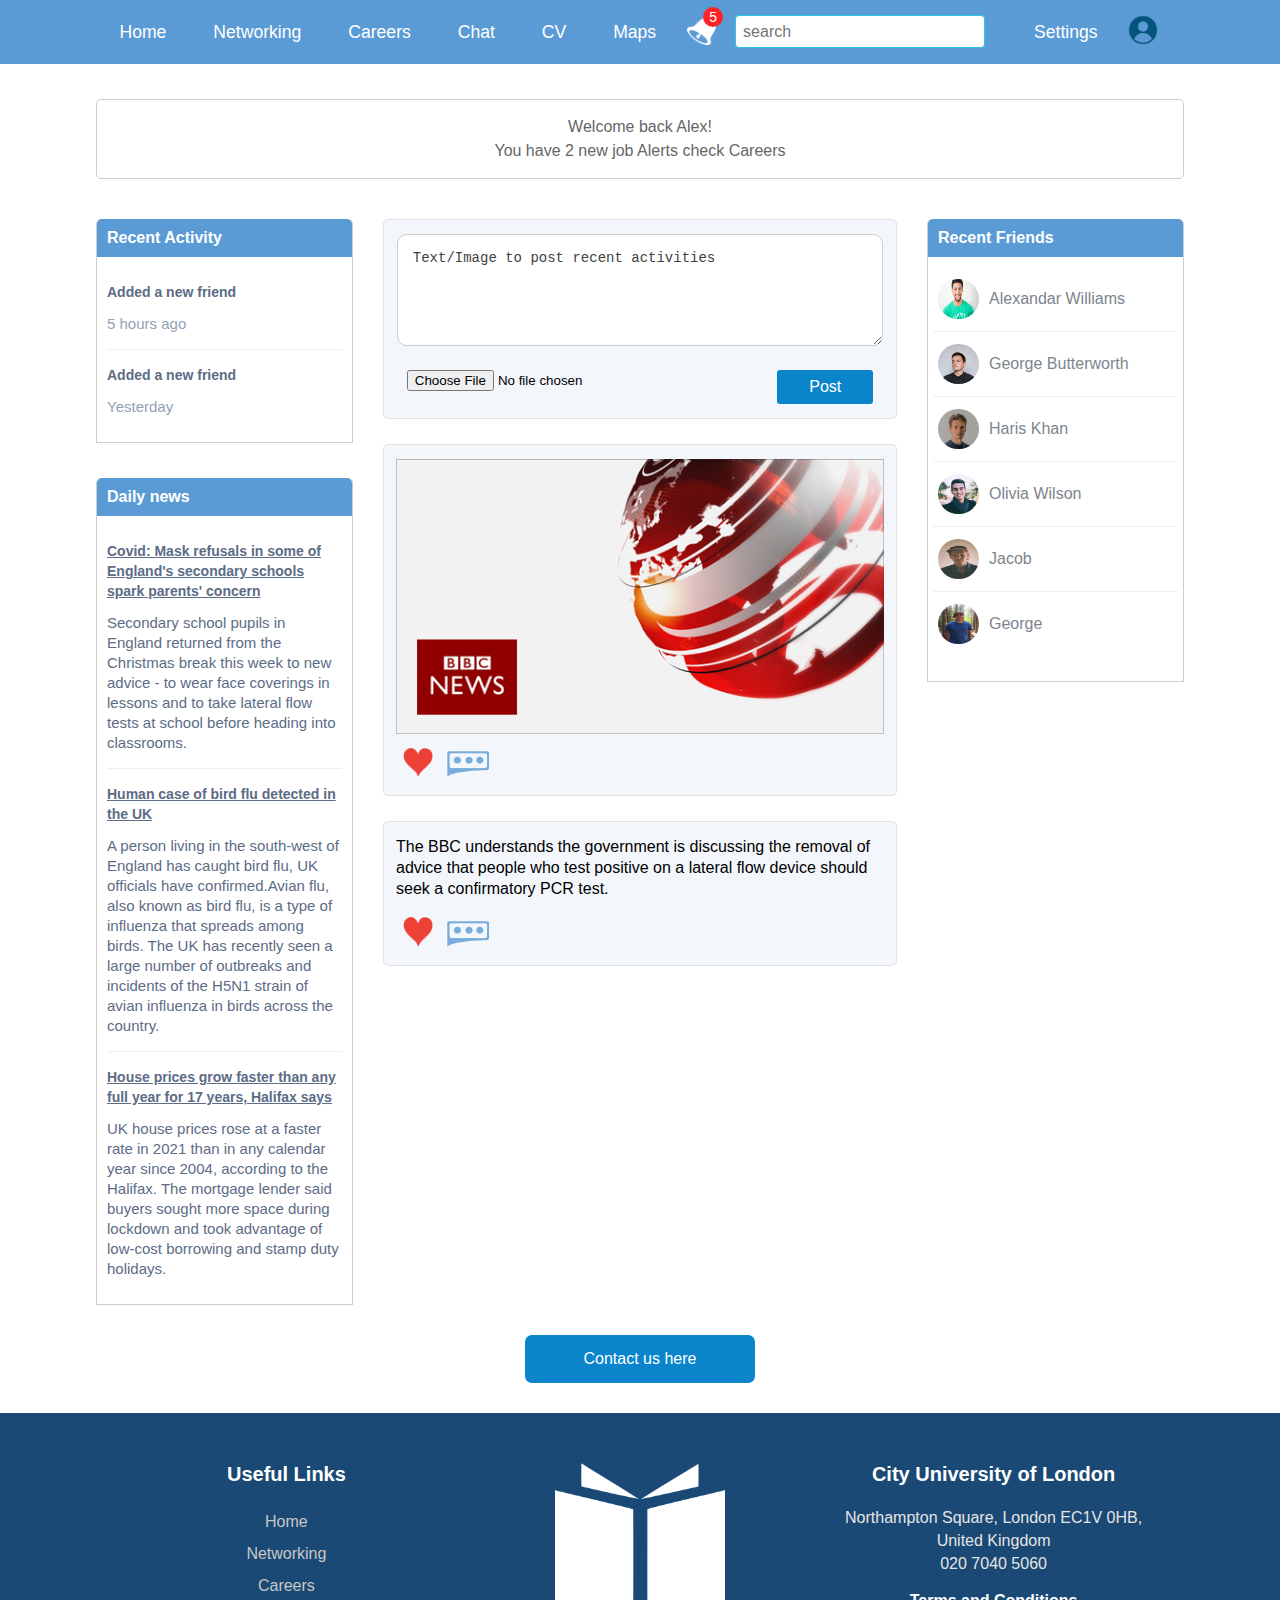
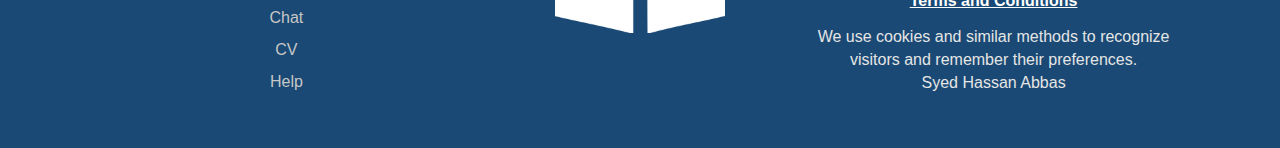
<file: index.html>
<!DOCTYPE html>
<html lang="en">
  <head>
    <meta charset="UTF-8" />
    <meta http-equiv="X-UA-Compatible" content="IE=edge" />
    <meta name="viewport" content="width=device-width, initial-scale=1.0" />
    <title>Home</title>
    <link rel="stylesheet" href="style.css" />
  </head>

  <body>
    <!-- HEADER AREA  -->
    <header>
      <!-- NAV AREA  -->
      <nav>
        <ul class="site-width top-nav">
          <li><a href="index.html">Home</a></li>
          <li><a href="networking.html">Networking</a></li>
          <li><a href="career.html">Careers</a></li>
          <li><a href="chat.html">Chat</a></li>
          <li><a href="cv.html">CV</a></li>
          <li><a href="maps.html">Maps</a></li>
          <li>
            <div class="header-top-right">
              <div class="notification">
                <img src="images/Bell_Icon_ffffff.png" alt="" />
                <span>5</span>
              </div>
              <form action="#">
                <input
                  type="search"
                  name="Search"
                  id="search"
                  placeholder="search"
                />
              </form>

            </div>
          </li>
          <li><a href="settings.html">settings</a></li>
          <a href="profile.html"><img src="images/user.png" alt="profile" class="profile wi-3" /></a>
        </ul>
      </nav>
    </header>
    <!-- WELCOME TEXT AREA  -->
    <section class="site-width">
      <p class="welcome-text">
        Welcome back Alex! <br/>
        You have 2 new job Alerts check Careers
      </p>
    </section>

    <!-- HOME PAGE CONTENT AREA  -->
    <section class="site-width">
      <div class="homepage-content">
        <!-- CONTENT LEFT AREA  -->
        <div class="home-content-left">
          <div class="recent">
            <h4 class="recent-activity">Recent Activity</h4>
            <div class="activity-single">
              <h5 class="activity-title">Added a new friend</h5>
              <span>5 hours ago</span>
            </div>
            <div class="activity-single">
              <h5 class="activity-title">Added a new friend</h5>
              <span>Yesterday</span>
            </div>
          </div>
          <div class="daily-news">
            <h4 class="daily-news-activity">Daily news</h4>
            <a href="#" class="daily-news-single">
              <h5 class="daily-news-title">
                Covid: Mask refusals in some of England's secondary schools
                spark parents' concern
              </h5>
              <p class="daily-news-description">
                Secondary school pupils in England returned from the Christmas
                break this week to new advice - to wear face coverings in
                lessons and to take lateral flow tests at school before heading
                into classrooms.
              </p>
            </a>
            <a href="#" class="daily-news-single">
              <h5 class="daily-news-title">
                Human case of bird flu detected in the UK
              </h5>
              <p class="daily-news-description">
                A person living in the south-west of England has caught bird
                flu, UK officials have confirmed.Avian flu, also known as bird
                flu, is a type of influenza that spreads among birds. The UK has
                recently seen a large number of outbreaks and incidents of the
                H5N1 strain of avian influenza in birds across the country.
              </p>
            </a>
            <a href="#" class="daily-news-single">
              <h5 class="daily-news-title">
                House prices grow faster than any full year for 17 years,
                Halifax says
              </h5>
              <p class="daily-news-description">
                UK house prices rose at a faster rate in 2021 than in any
                calendar year since 2004, according to the Halifax. The mortgage
                lender said buyers sought more space during lockdown and took
                advantage of low-cost borrowing and stamp duty holidays.
              </p>
            </a>
          </div>
        </div>
        <!-- CONTENT MIDDLE AREA  -->
        <div class="home-content-middle">
          <div class="form-area">
            <form action="#" class="post-form">
              <textarea name="" id="" cols="75" rows="5">Text/Image to post recent activities</textarea>
              <div class="input">
                <input type="file" name="file" id="file" class="file" />
                <button type="submit" class="btn-primary post-btn">Post</button>
              </div>
            </form>
          </div>
          <div class="user-posts">
            <div class="single-post">
              <img src="images/bbc.jpg" alt="" class="post-img" />
              <img src="images/heart.png" alt="" class="love" />
              <img src="images/message.png" alt="" class="message" />
            </div>
            <div class="single-post">
              <p class="post-text">
                The BBC understands the government is discussing the removal of
                advice that people who test positive on a lateral flow device
                should seek a confirmatory PCR test.
              </p>
              <img src="images/heart.png" alt="" class="love" />
              <img src="images/message.png" alt="" class="message" />
            </div>
          </div>
        </div>
        <!-- CONTENT RIGHT AREA  -->
        <div class="home-content-right">
          <div class="recent">
            <h4 class="recent-friends">Recent Friends</h4>
            <div class="friend">
              <img src="images/avatar.jpg" alt="" class="friend-avatar" />
              <p class="friend-name">Alexandar Williams</p>
            </div>
            <div class="friend">
              <img src="images/avatar1.jpeg" alt="" class="friend-avatar" />
              <p class="friend-name">George Butterworth</p>
            </div>
            <div class="friend">
              <img src="images/avatar2.jpeg" alt="" class="friend-avatar" />
              <p class="friend-name">Haris Khan</p>
            </div>
            <div class="friend">
              <img src="images/avatar3.jpeg" alt="" class="friend-avatar" />
              <p class="friend-name">Olivia Wilson</p>
            </div>
            <div class="friend">
              <img src="images/avatar6.jpeg" alt="" class="friend-avatar" />
              <p class="friend-name">Jacob</p>
            </div>
            <div class="friend">
              <img src="images/avatar5.jpeg" alt="" class="friend-avatar" />
              <p class="friend-name">George</p>
            </div>
          </div>
        </div>
      </div>
    </section>
    <!-- CONTACT BUTTON AREA -->
    <section class="contact-us-area">
      <a href="contact.html" class="contact-btn">Contact us here</a>
    </section>
    <!-- FOOTER AREA  -->
    <footer>
      <div class="site-width footer">
        <div class="footer-widget1">
          <h3>Useful Links</h3>
          <ul class="useful-links">
            <li><a href="index.html">Home</a></li>
            <li><a href="networking.html">Networking</a></li>
            <li><a href="career.html">Careers</a></li>
            <li><a href="chat.html">Chat</a></li>
            <li><a href="#">CV</a></li>
            <li><a href="#">Help</a></li>
          </ul>
        </div>
        <div class="footer-widget2">
          <img src="images/Reading Book_ffffff.png" alt="" class="logo" />
        </div>
        <div class="footer-widget3">
          <h3>City University of London</h3>
          <p>
            Northampton Square, London EC1V 0HB, <br />
            United Kingdom <br />
            020 7040 5060
          </p>
          <h4>Terms and Conditions</h4>
          <p>
            We use cookies and similar methods to recognize <br />
            visitors and remember their preferences.
          </p>
          <p> Syed Hassan Abbas</p>
        </div>
      </div>
    </footer>
  </body>
</html>
</file>
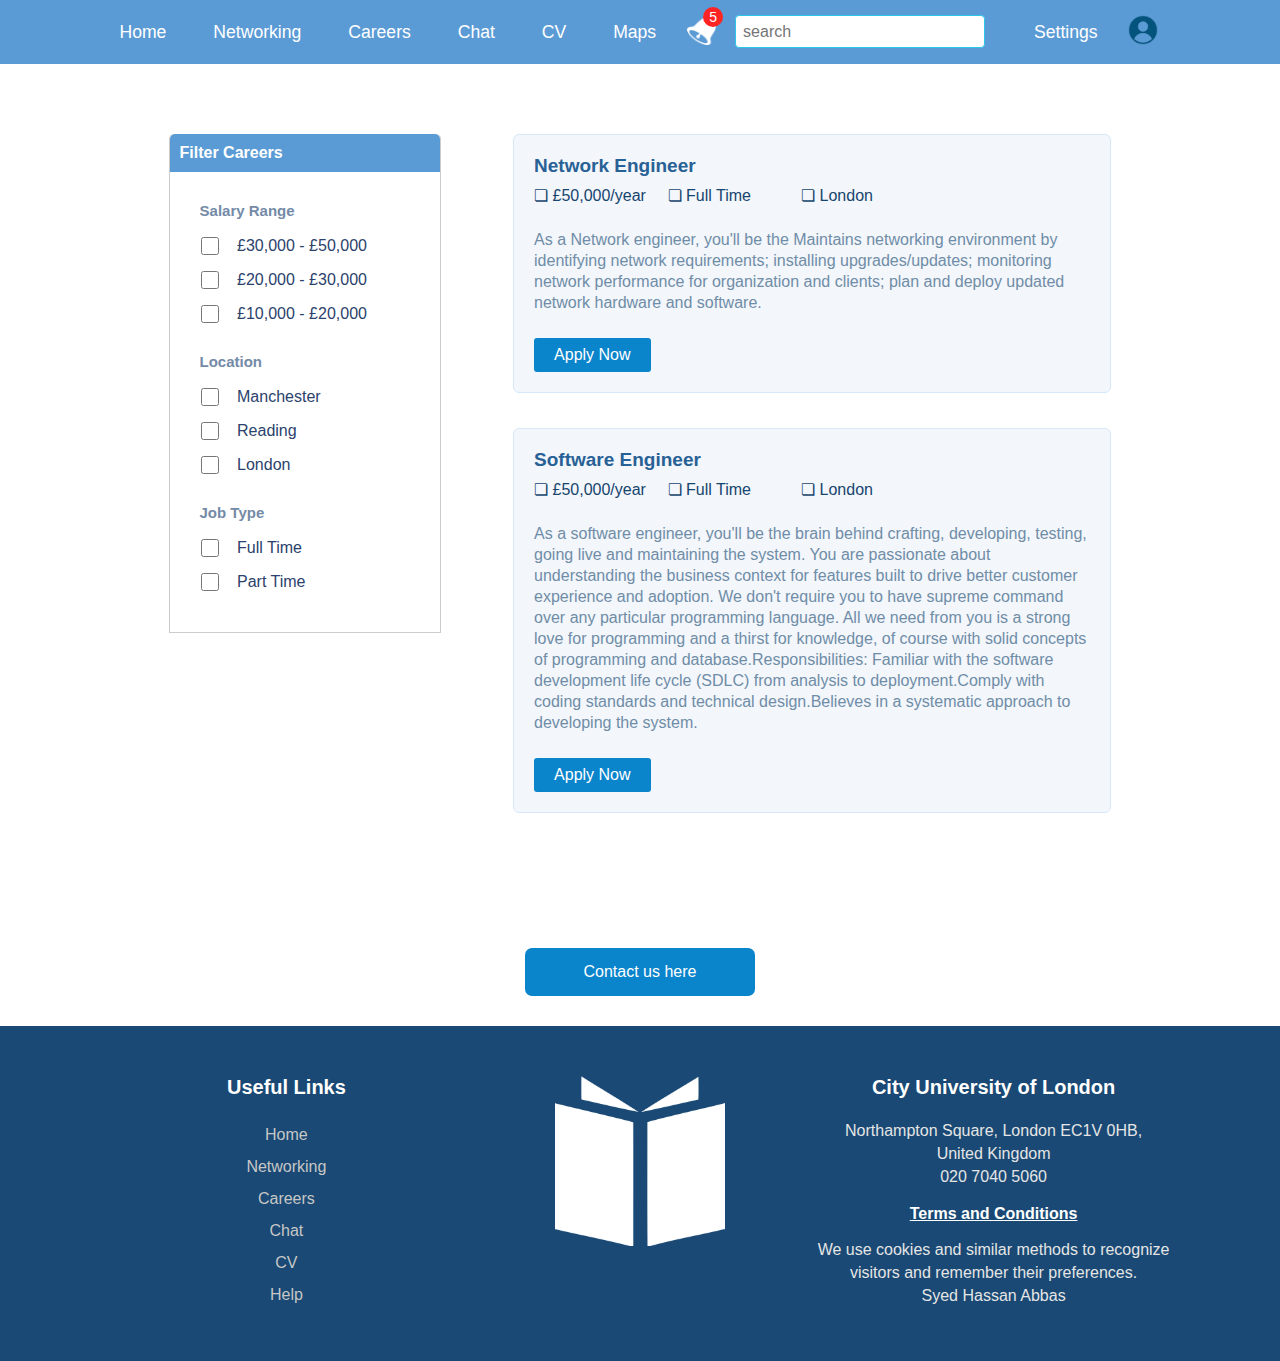
<file: career.html>
<!DOCTYPE html>
<html lang="en">
  <head>
    <meta charset="UTF-8" />
    <meta http-equiv="X-UA-Compatible" content="IE=edge" />
    <meta name="viewport" content="width=device-width, initial-scale=1.0" />
    <title>Career</title>
    <link rel="stylesheet" href="style.css" />
  </head>

  <body>
    <!-- HEADER AREA  -->
    <header>
      <!-- NAV AREA  -->
      <nav>
        <ul class="site-width top-nav">
          <li><a href="index.html">Home</a></li>
          <li><a href="networking.html">Networking</a></li>
          <li><a href="career.html">Careers</a></li>
          <li><a href="chat.html">Chat</a></li>
          <li><a href="cv.html">CV</a></li>
          <li><a href="maps.html">Maps</a></li>
          <li>
            <div class="header-top-right">
              <div class="notification">
                <img src="images/Bell_Icon_ffffff.png" alt="" />
                <span>5</span>
              </div>
              <form action="#">
                <input
                  type="search"
                  name="Search"
                  id="search"
                  placeholder="search"
                />
              </form>

            </div>
          </li>
          <li><a href="settings.html">settings</a></li>
          <a href="profile.html"><img src="images/user.png" alt="profile" class="profile wi-3" /></a>
        </ul>
      </nav>
    </header>
    <!-- CAREER CONTENT AREA  -->
    <section class="site-width">
      <div class="career-content">
        <!-- CAREER CONTENT LEFT AREA  -->
        <div class="career-content-left">
          <div class="career-page">
            <h4 class="recent-friends">Filter Careers</h4>
            <form action="#">
              <h5 class="salary-range">Salary Range</h5>
              <div class="salary-checkboxes">
                <input type="checkbox" name="s1" id="s" />
                <p class="salary">£30,000 - £50,000</p>
              </div>
              <div class="salary-checkboxes">
                <input type="checkbox" name="s2" id="s" />
                <p class="salary">£20,000 - £30,000</p>
              </div>
              <div class="salary-checkboxes">
                <input type="checkbox" name="s3" id="s" />
                <p class="salary">£10,000 - £20,000</p>
              </div>
              <!-- FILTER LOCATION  -->
              <h5 class="salary-range">Location</h5>
              <div class="salary-checkboxes">
                <input type="checkbox" name="s1" id="s" />
                <p class="salary">Manchester</p>
              </div>
              <div class="salary-checkboxes">
                <input type="checkbox" name="s2" id="s" />
                <p class="salary">Reading</p>
              </div>
              <div class="salary-checkboxes">
                <input type="checkbox" name="s3" id="s" />
                <p class="salary">London</p>
              </div>
              <!-- WORK TYPE  -->
              <h5 class="salary-range">Job Type</h5>
              <div class="salary-checkboxes">
                <input type="checkbox" name="s1" id="s" />
                <p class="salary">Full Time</p>
              </div>
              <div class="salary-checkboxes">
                <input type="checkbox" name="s2" id="s" />
                <p class="salary">Part Time</p>
              </div>
            </form>
          </div>
        </div>
        <!-- CAREER CONTENT RIGHT AREA  -->
        <div class="career-content-right">
          <div class="single-job">
            <h3 class="job-title">Network Engineer</h3>
            <div class="job-filter">
              <p class="checked-item">&#10063; &#163;50,000/year</p>
              <p class="checked-item">&#10063; Full Time</p>
              <p class="checked-item">&#10063; London</p>
            </div>
            <p class="job-des">
              As a Network engineer, you'll be the Maintains networking
              environment by identifying network requirements; installing
              upgrades/updates; monitoring network performance for organization
              and clients; plan and deploy updated network hardware and
              software.
            </p>
            <button type="submit" class="btn-primary apply-btn">
              Apply Now
            </button>
          </div>
          <div class="single-job">
            <h3 class="job-title">Software Engineer</h3>
            <div class="job-filter">
              <p class="checked-item">&#10063; &#163;50,000/year</p>
              <p class="checked-item">&#10063; Full Time</p>
              <p class="checked-item">&#10063; London</p>
            </div>
            <p class="job-des">
              As a software engineer, you'll be the brain behind crafting,
              developing, testing, going live and maintaining the system. You
              are passionate about understanding the business context for
              features built to drive better customer experience and adoption.
              We don't require you to have supreme command over any particular
              programming language. All we need from you is a strong love for
              programming and a thirst for knowledge, of course with solid
              concepts of programming and database.Responsibilities: Familiar
              with the software development life cycle (SDLC) from analysis to
              deployment.Comply with coding standards and technical
              design.Believes in a systematic approach to developing the system.
            </p>
            <button type="submit" class="btn-primary apply-btn">
              Apply Now
            </button>
          </div>
        </div>
      </div>
    </section>
    <!-- CONTACT BUTTON AREA -->
    <section class="contact-us-area">
      <a href="contact.html" class="contact-btn">Contact us here</a>
    </section>
    <!-- FOOTER AREA  -->
    <footer>
      <div class="site-width footer">
        <div class="footer-widget1">
          <h3>Useful Links</h3>
          <ul class="useful-links">
            <li><a href="index.html">Home</a></li>
            <li><a href="networking.html">Networking</a></li>
            <li><a href="career.html">Careers</a></li>
            <li><a href="chat.html">Chat</a></li>
            <li><a href="#">CV</a></li>
            <li><a href="#">Help</a></li>
          </ul>
        </div>
        <div class="footer-widget2">
          <img src="images/Reading Book_ffffff.png" alt="" class="logo" />
        </div>
        <div class="footer-widget3">
          <h3>City University of London</h3>
          <p>
            Northampton Square, London EC1V 0HB, <br />
            United Kingdom <br />
            020 7040 5060
          </p>
          <h4>Terms and Conditions</h4>
          <p>
            We use cookies and similar methods to recognize <br />
            visitors and remember their preferences.
          </p>
          <p> Syed Hassan Abbas</p>
        </div>
      </div>
    </footer>
  </body>
</html>
</file>
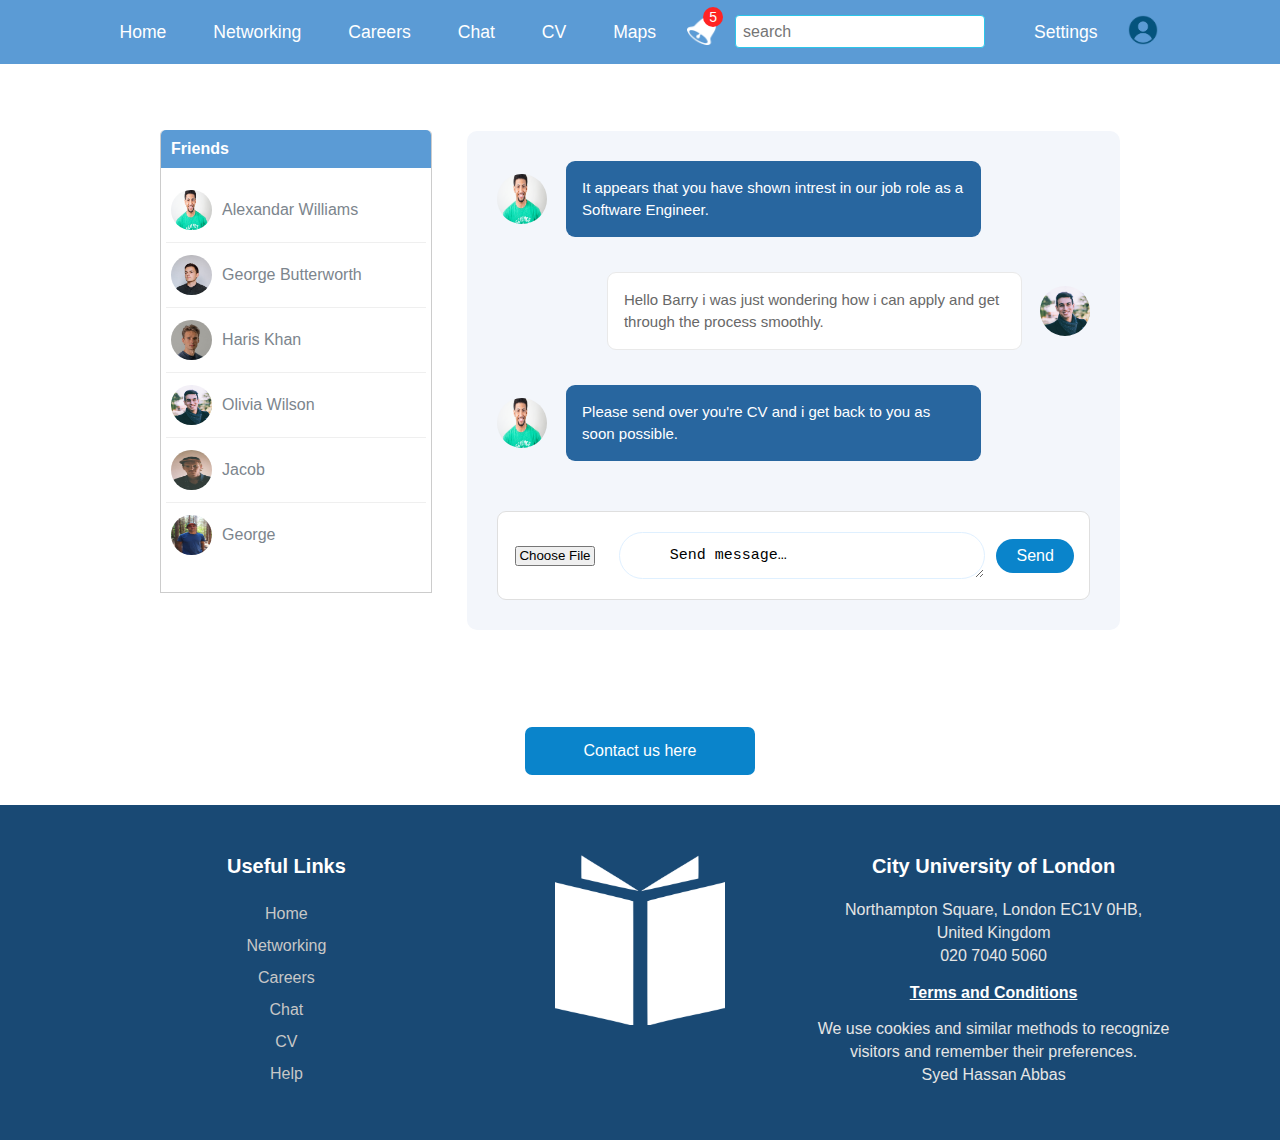
<file: chat.html>
<!DOCTYPE html>
<html lang="en">
  <head>
    <meta charset="UTF-8" />
    <meta http-equiv="X-UA-Compatible" content="IE=edge" />
    <meta name="viewport" content="width=device-width, initial-scale=1.0" />
    <title>Chat</title>
    <link rel="stylesheet" href="style.css" />
  </head>

  <body>
    <!-- HEADER AREA  -->
    <header>
      <!-- NAV AREA  -->
      <nav>
        <ul class="site-width top-nav">
          <li><a href="index.html">Home</a></li>
          <li><a href="networking.html">Networking</a></li>
          <li><a href="career.html">Careers</a></li>
          <li><a href="chat.html">Chat</a></li>
          <li><a href="cv.html">CV</a></li>
          <li><a href="maps.html">Maps</a></li>
          <li>
            <div class="header-top-right">
              <div class="notification">
                <img src="images/Bell_Icon_ffffff.png" alt="" />
                <span>5</span>
              </div>
              <form action="#">
                <input
                  type="search"
                  name="Search"
                  id="search"
                  placeholder="search"
                />
              </form>

            </div>
          </li>
          <li><a href="settings.html">settings</a></li>
          <a href="profile.html"><img src="images/user.png" alt="profile" class="profile wi-3" /></a>
        </ul>
      </nav>
    </header>
    <!-- CHAT CONTENT AREA  -->
    <section class="site-width">
      <div class="chat-content">
        <!-- CHAT CONTENT LEFT AREA  -->
        <div class="chat-content-left">
          <div class="chat-page">
            <h4 class="recent-friends">Friends</h4>
            <div class="friend">
              <img src="images/avatar.jpg" alt="" class="friend-avatar" />
              <p class="friend-name">Alexandar Williams</p>
            </div>
            <div class="friend">
              <img src="images/avatar1.jpeg" alt="" class="friend-avatar" />
              <p class="friend-name">George Butterworth</p>
            </div>
            <div class="friend">
              <img src="images/avatar2.jpeg" alt="" class="friend-avatar" />
              <p class="friend-name">Haris Khan</p>
            </div>
            <div class="friend">
              <img src="images/avatar3.jpeg" alt="" class="friend-avatar" />
              <p class="friend-name">Olivia Wilson</p>
            </div>
            <div class="friend">
              <img src="images/avatar6.jpeg" alt="" class="friend-avatar" />
              <p class="friend-name">Jacob </p>
            </div>
            <div class="friend">
              <img src="images/avatar5.jpeg" alt="" class="friend-avatar" />
              <p class="friend-name">George</p>
            </div>
          </div>
        </div>
        <!-- CHAT CONTENT RIGHT AREA  -->
        <div class="chat-content-right">
          <div class="chat-area">
            <div class="user1">
              <img src="images/avatar.jpg" alt="" class="user1-avatar" />
              <p class="user1-text">
                It appears that you have shown intrest in our job role as a
                Software Engineer.
              </p>
            </div>
            <div class="user2">
              <p class="user2-text">
                Hello Barry i was just wondering how i can apply and get through
                the process smoothly.
              </p>
              <img src="images/avatar3.jpeg" alt="" class="user2-avatar" />
            </div>
            <div class="user1">
              <img src="images/avatar.jpg" alt="" class="user1-avatar" />
              <p class="user1-text">
              Please send over you're CV and i get back to you as soon possible.
              </p>
            </div>

            <div class="chat-form">
              <form action="#">
                <button
                  style="display: block; width: 80px; height: 20px"
                  onclick="document.getElementById('file').click()"
                >
                  Choose File
                </button>
                <input
                  id="file"
                  class="file"
                  type="file"
                  name="file"
                  style="display: none"
                />
                <textarea name="" id="" cols="30" rows="1">
    Send message…</textarea>
                <button type="submit" class="btn-primary post-btn">Send</button>
              </form>
            </div>
          </div>
        </div>
      </div>
    </section>
    <!-- CONTACT BUTTON AREA -->
    <section class="contact-us-area">
      <a href="contact.html" class="contact-btn">Contact us here</a>
    </section>
    <!-- FOOTER AREA  -->
    <footer>
      <div class="site-width footer">
        <div class="footer-widget1">
          <h3>Useful Links</h3>
          <ul class="useful-links">
            <li><a href="index.html">Home</a></li>
            <li><a href="networking.html">Networking</a></li>
            <li><a href="career.html">Careers</a></li>
            <li><a href="chat.html">Chat</a></li>
            <li><a href="#">CV</a></li>
            <li><a href="#">Help</a></li>
          </ul>
        </div>
        <div class="footer-widget2">
          <img src="images/Reading Book_ffffff.png" alt="" class="logo" />
        </div>
        <div class="footer-widget3">
          <h3>City University of London</h3>
          <p>
            Northampton Square, London EC1V 0HB, <br />
            United Kingdom <br />
            020 7040 5060
          </p>
          <h4>Terms and Conditions</h4>
          <p>
            We use cookies and similar methods to recognize <br />
            visitors and remember their preferences.
          </p>
          <p> Syed Hassan Abbas</p>
        </div>
      </div>
    </footer>
  </body>
</html>
</file>
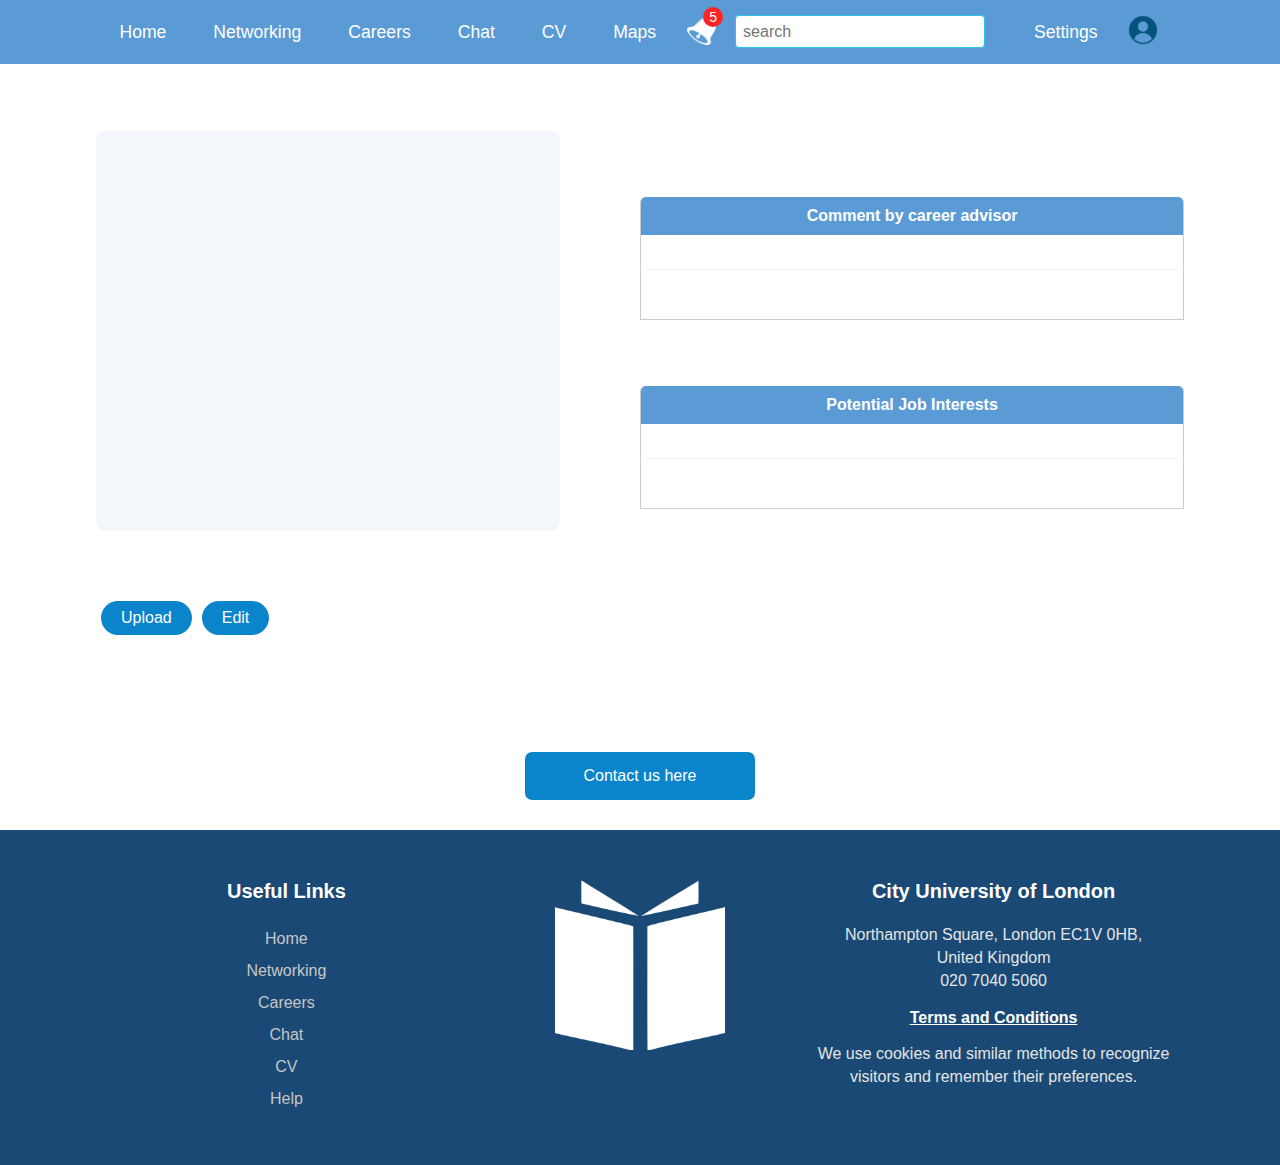
<file: cv.html>
<!DOCTYPE html>
<html lang="en">
  <head>
    <meta charset="UTF-8" />
    <meta http-equiv="X-UA-Compatible" content="IE=edge" />
    <meta name="viewport" content="width=device-width, initial-scale=1.0" />
    <title>Chat</title>
    <link rel="stylesheet" href="style.css" />
  </head>

  <body>
    <!-- HEADER AREA  -->
    <header>
      <!-- NAV AREA  -->
      <nav>
        <ul class="site-width top-nav">
          <li><a href="index.html">Home</a></li>
          <li><a href="networking.html">Networking</a></li>
          <li><a href="career.html">Careers</a></li>
          <li><a href="chat.html">Chat</a></li>
          <li><a href="cv.html">CV</a></li>
          <li><a href="maps.html">Maps</a></li>
          <li>
            <div class="header-top-right">
              <div class="notification">
                <img src="images/Bell_Icon_ffffff.png" alt="" />
                <span>5</span>
              </div>
              <form action="#">
                <input
                  type="search"
                  name="Search"
                  id="search"
                  placeholder="search"
                />
              </form>

            </div>
          </li>
          <li><a href="settings.html">settings</a></li>
          <a href="profile.html"><img src="images/user.png" alt="profile" class="profile wi-3" /></a>
        </ul>
      </nav>
    </header>
    <!-- CV CONTENT AREA  -->
    <section class="site-width">
      <div class="chat-content">

        <!-- Career advisor  -->
        <!-- CHAT CONTENT Left AREA  -->
        <div class="cv-content-left">

          <div class="cv-area">


            </div>


            <div class="cv-form">
              <form action="#">

                <button type="submit" class="btn-primary post-btn">Upload</button>
                <button type="submit" class="btn-primary post-btn">Edit</button>
              </form>
            </div>

        </div>
        <!-- CHAT CONTENT RIGHT AREA  -->
        <div class="cv-content-right">
          <div class="cv-page">
            <h4 class="recent-friends">Comment by career advisor</h4>
            <div class="friend">

            </div>
            <div class="friend">

            </div>


          </div>

          <div class="cv-page">
            <h4 class="recent-friends">Potential Job Interests</h4>
            <div class="friend">

            </div>
            <div class="friend">

            </div>


          </div>

          </div>
        </div>
    </section>
    <!-- CONTACT BUTTON AREA -->
    <section class="contact-us-area">
      <a href="contact.html" class="contact-btn">Contact us here</a>
    </section>
    <!-- FOOTER AREA  -->
    <footer>
      <div class="site-width footer">
        <div class="footer-widget1">
          <h3>Useful Links</h3>
          <ul class="useful-links">
            <li><a href="index.html">Home</a></li>
            <li><a href="networking.html">Networking</a></li>
            <li><a href="career.html">Careers</a></li>
            <li><a href="chat.html">Chat</a></li>
            <li><a href="#">CV</a></li>
            <li><a href="#">Help</a></li>
          </ul>
        </div>
        <div class="footer-widget2">
          <img src="images/Reading Book_ffffff.png" alt="" class="logo" />
        </div>
        <div class="footer-widget3">
          <h3>City University of London</h3>
          <p>
            Northampton Square, London EC1V 0HB, <br />
            United Kingdom <br />
            020 7040 5060
          </p>
          <h4>Terms and Conditions</h4>
          <p>
            We use cookies and similar methods to recognize <br />
            visitors and remember their preferences.
          </p>
        </div>
      </div>
    </footer>
  </body>
</html>
</file>
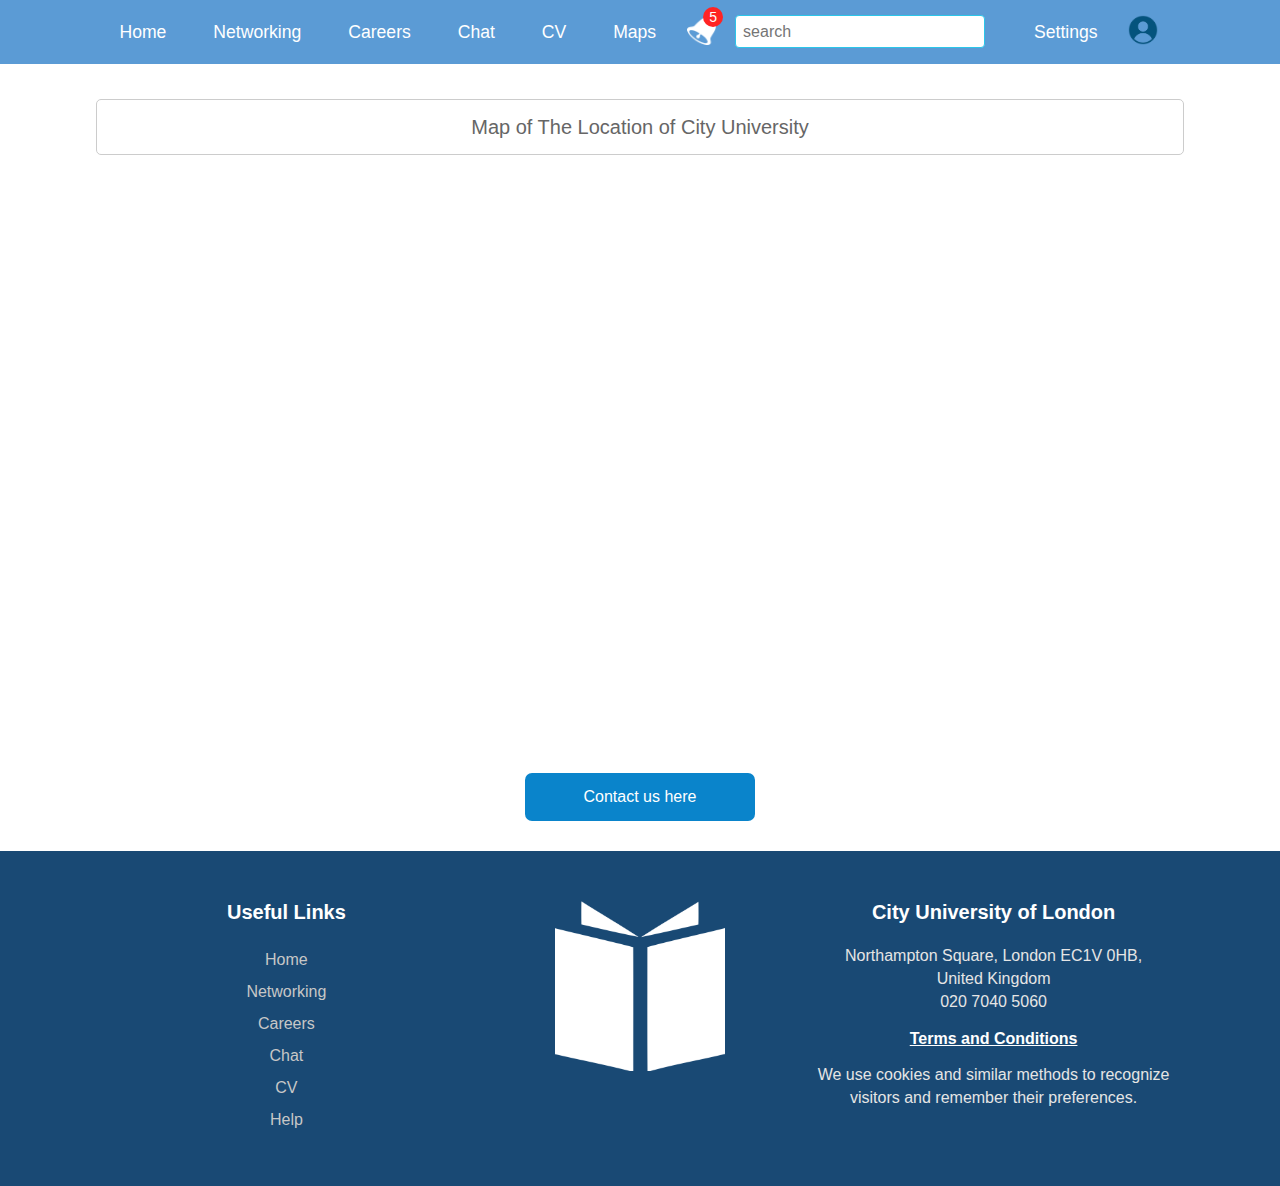
<file: maps.html>
<!DOCTYPE html>
<html lang="en">
  <head>
    <meta charset="UTF-8" />
    <meta http-equiv="X-UA-Compatible" content="IE=edge" />
    <meta name="viewport" content="width=device-width, initial-scale=1.0" />
    <title>Chat</title>
    <link rel="stylesheet" href="style.css" />
  </head>

  <body>
    <!-- HEADER AREA  -->
    <header>
      <!-- NAV AREA  -->
      <nav>
        <ul class="site-width top-nav">
          <li><a href="index.html">Home</a></li>
          <li><a href="networking.html">Networking</a></li>
          <li><a href="career.html">Careers</a></li>
          <li><a href="chat.html">Chat</a></li>
          <li><a href="cv.html">CV</a></li>
          <li><a href="maps.html">Maps</a></li>
          <li>
            <div class="header-top-right">
              <div class="notification">
                <img src="images/Bell_Icon_ffffff.png" alt="" />
                <span>5</span>
              </div>
              <form action="#">
                <input
                  type="search"
                  name="Search"
                  id="search"
                  placeholder="search"
                />
              </form>

            </div>
          </li>
          <li><a href="settings.html">settings</a></li>
          <a href="profile.html"><img src="images/user.png" alt="profile" class="profile wi-3" /></a>
        </ul>
      </nav>
    </header>
    <!-- MAPS CONTENT AREA  -->
    <section class="site-width">
      <p class="map-text">
        Map of The Location of City University
      </p>
      <div class="chat-content">
        <!-- Career advisor  -->
        <div class="map-content">
          <iframe src="https://www.google.com/maps/embed?pb=!1m18!1m12!1m3!1d2482.1954326044483!2d-0.10465644831809486!3d51.52797521691908!2m3!1f0!2f0!3f0!3m2!1i1024!2i768!4f13.1!3m3!1m2!1s0x48761ca7b1d83351%3A0x570d19c20ab22a83!2sCity%2C%20University%20of%20London!5e0!3m2!1sen!2suk!4v1642362234997!5m2!1sen!2suk" width="600" height="450" style="border:0;" allowfullscreen="" loading="lazy"></iframe>

        </div>

        </div>
    </section>
    <!-- CONTACT BUTTON AREA -->
    <section class="contact-us-area">
      <a href="contact.html" class="contact-btn">Contact us here</a>
    </section>
    <!-- FOOTER AREA  -->
    <footer>
      <div class="site-width footer">
        <div class="footer-widget1">
          <h3>Useful Links</h3>
          <ul class="useful-links">
            <li><a href="index.html">Home</a></li>
            <li><a href="networking.html">Networking</a></li>
            <li><a href="career.html">Careers</a></li>
            <li><a href="chat.html">Chat</a></li>
            <li><a href="#">CV</a></li>
            <li><a href="#">Help</a></li>
          </ul>
        </div>
        <div class="footer-widget2">
          <img src="images/Reading Book_ffffff.png" alt="" class="logo" />
        </div>
        <div class="footer-widget3">
          <h3>City University of London</h3>
          <p>
            Northampton Square, London EC1V 0HB, <br />
            United Kingdom <br />
            020 7040 5060
          </p>
          <h4>Terms and Conditions</h4>
          <p>
            We use cookies and similar methods to recognize <br />
            visitors and remember their preferences.
          </p>
        </div>
      </div>
    </footer>
  </body>
</html>
</file>
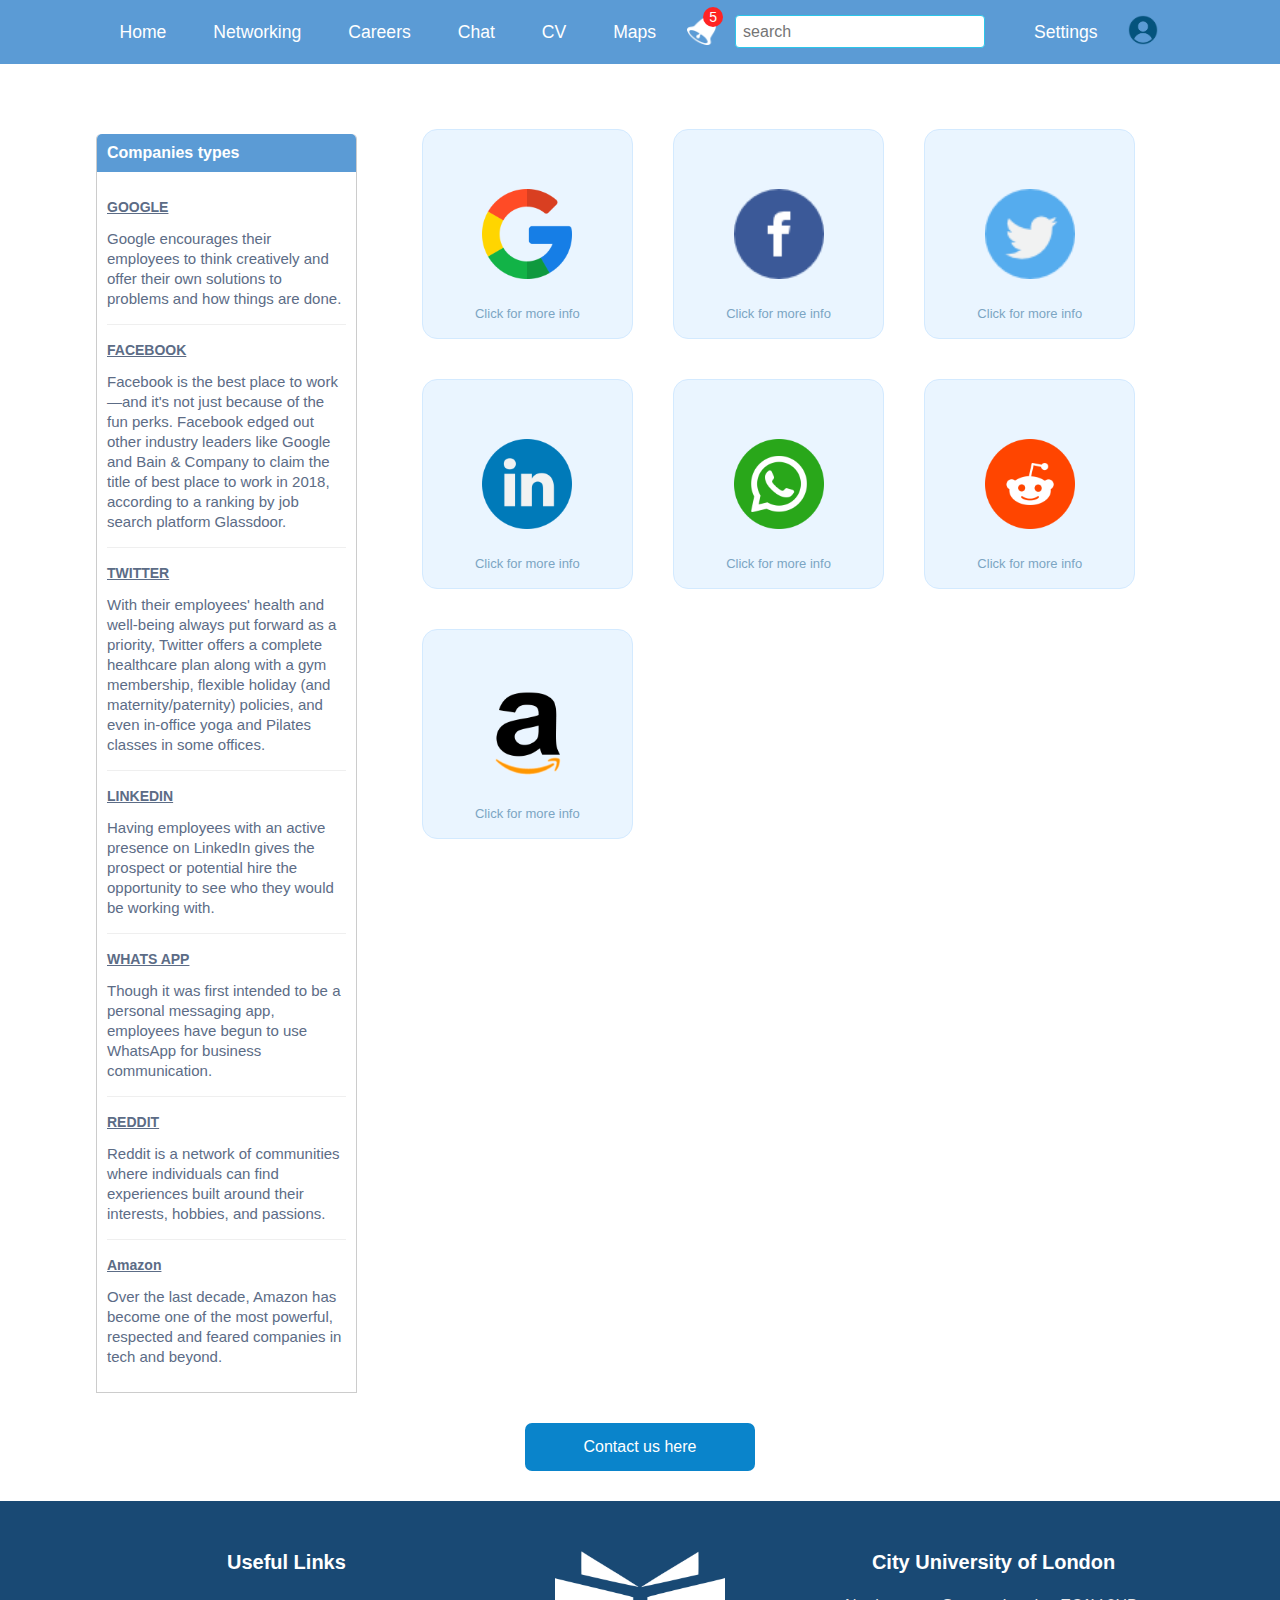
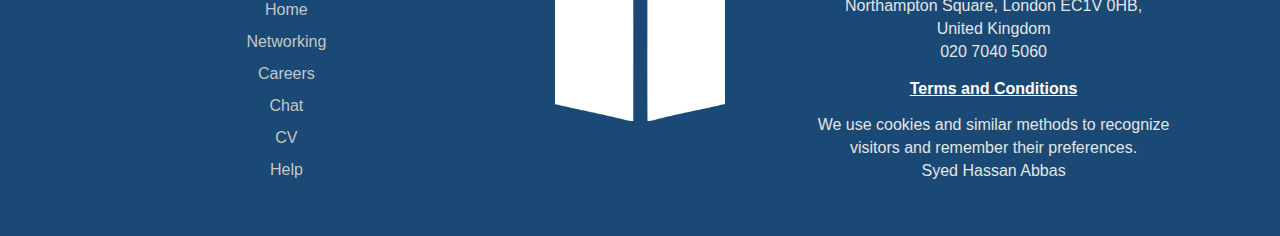
<file: networking.html>
<!DOCTYPE html>
<html lang="en">
  <head>
    <meta charset="UTF-8" />
    <meta http-equiv="X-UA-Compatible" content="IE=edge" />
    <meta name="viewport" content="width=device-width, initial-scale=1.0" />
    <title>Networking</title>
    <link rel="stylesheet" href="style.css" />
  </head>

  <body>
    <!-- HEADER AREA  -->
    <header>
      <!-- NAV AREA  -->
      <nav>
        <ul class="site-width top-nav">
          <li><a href="index.html">Home</a></li>
          <li><a href="networking.html">Networking</a></li>
          <li><a href="career.html">Careers</a></li>
          <li><a href="chat.html">Chat</a></li>
          <li><a href="cv.html">CV</a></li>
          <li><a href="maps.html">Maps</a></li>
          <li>
            <div class="header-top-right">
              <div class="notification">
                <img src="images/Bell_Icon_ffffff.png" alt="" />
                <span>5</span>
              </div>
              <form action="#">
                <input
                  type="search"
                  name="Search"
                  id="search"
                  placeholder="search"
                />
              </form>

            </div>
          </li>
          <li><a href="settings.html">settings</a></li>
          <a href="profile.html"><img src="images/user.png" alt="profile" class="profile wi-3" /></a>
        </ul>
      </nav>
    </header>
    <!-- NETWORKING CONTENT AREA  -->
    <section class="site-width">
      <div class="networking-content">
        <!-- NETWORKING CONTENT LEFT AREA  -->
        <div class="networking-content-left">
          <div class="companies">
            <h4 class="companies-activity">Companies types</h4>
            <a href="#" class="companies-single">
              <h5 class="companies-title">GOOGLE</h5>
              <p class="companies-description">
                Google encourages their employees to think creatively and offer
                their own solutions to problems and how things are done.
              </p>
            </a>
            <a href="#" class="companies-single">
              <h5 class="companies-title">FACEBOOK</h5>
              <p class="companies-description">
                Facebook is the best place to work—and it's not just because of
                the fun perks. Facebook edged out other industry leaders like
                Google and Bain & Company to claim the title of best place to
                work in 2018, according to a ranking by job search platform
                Glassdoor.
              </p>
            </a>
            <a href="#" class="companies-single">
              <h5 class="companies-title">TWITTER</h5>
              <p class="companies-description">
                With their employees' health and well-being always put forward
                as a priority, Twitter offers a complete healthcare plan along
                with a gym membership, flexible holiday (and
                maternity/paternity) policies, and even in-office yoga and
                Pilates classes in some offices.
              </p>
            </a>
            <a href="#" class="companies-single">
              <h5 class="companies-title">LINKEDIN</h5>
              <p class="companies-description">
                Having employees with an active presence on LinkedIn gives the
                prospect or potential hire the opportunity to see who they would
                be working with.
              </p>
            </a>
            <a href="#" class="companies-single">
              <h5 class="companies-title">WHATS APP</h5>
              <p class="companies-description">
                Though it was first intended to be a personal messaging app,
                employees have begun to use WhatsApp for business communication.
              </p>
            </a>
            <a href="#" class="companies-single">
              <h5 class="companies-title">REDDIT</h5>
              <p class="companies-description">
                Reddit is a network of communities where individuals can find
                experiences built around their interests, hobbies, and passions.
              </p>
            </a>
            <a href="#" class="companies-single">
              <h5 class="companies-title">Amazon</h5>
              <p class="companies-description">
                Over the last decade, Amazon has become one of the most
                powerful, respected and feared companies in tech and beyond.
              </p>
            </a>
          </div>
        </div>
        <!-- NETWORKING CONTENT RIGHT AREA  -->
        <div class="networking-content-right">
          <div class="single-company">
            <a href="https://www.google.com/" target="blank">
              <img src="images/googlelogo.png" alt="" class="company-logo" />
              <span>Click for more info</span>
            </a>
          </div>
          <div class="single-company">
            <a href="https://www.facebook.com/" target="blank">
              <img src="images/facebook-1.png" alt="" class="company-logo" />
              <span>Click for more info</span>
            </a>
          </div>
          <div class="single-company">
            <a href="https://www.twitter.com/" target="blank">
              <img src="images/twitter.png" alt="" class="company-logo" />
              <span>Click for more info</span>
            </a>
          </div>
          <div class="single-company">
            <a href="https://www.linkedin.com/" target="blank">
              <img src="images/linkedinlogo.png" alt="" class="company-logo" />
              <span>Click for more info</span>
            </a>
          </div>
          <div class="single-company">
            <a href="https://www.whatsapp.com/" target="blank">
              <img src="images/whatsapplogo.png" alt="" class="company-logo" />
              <span>Click for more info</span>
            </a>
          </div>
          <div class="single-company">
            <a href="https://www.reddit.com/" target="blank">
              <img src="images/redditlogo.png" alt="" class="company-logo" />
              <span>Click for more info</span>
            </a>
          </div>
          <div class="single-company">
            <a href="https://www.amazon.com/" target="blank">
              <img src="images/amazon-logo.png" alt="" class="company-logo" />
              <span>Click for more info</span>
            </a>
          </div>
        </div>
      </div>
    </section>
    <!-- CONTACT BUTTON AREA -->
    <section class="contact-us-area">
      <a href="contact.html" class="contact-btn">Contact us here</a>
    </section>
    <!-- FOOTER AREA  -->
    <footer>
      <div class="site-width footer">
        <div class="footer-widget1">
          <h3>Useful Links</h3>
          <ul class="useful-links">
            <li><a href="index.html">Home</a></li>
            <li><a href="networking.html">Networking</a></li>
            <li><a href="career.html">Careers</a></li>
            <li><a href="chat.html">Chat</a></li>
            <li><a href="#">CV</a></li>
            <li><a href="#">Help</a></li>
          </ul>
        </div>
        <div class="footer-widget2">
          <img src="images/Reading Book_ffffff.png" alt="" class="logo" />
        </div>
        <div class="footer-widget3">
          <h3>City University of London</h3>
          <p>
            Northampton Square, London EC1V 0HB, <br />
            United Kingdom <br />
            020 7040 5060
          </p>
          <h4>Terms and Conditions</h4>
          <p>
            We use cookies and similar methods to recognize <br />
            visitors and remember their preferences.
          </p>
          <p> Syed Hassan Abbas </p>
        </div>
      </div>
    </footer>
  </body>
</html>
</file>
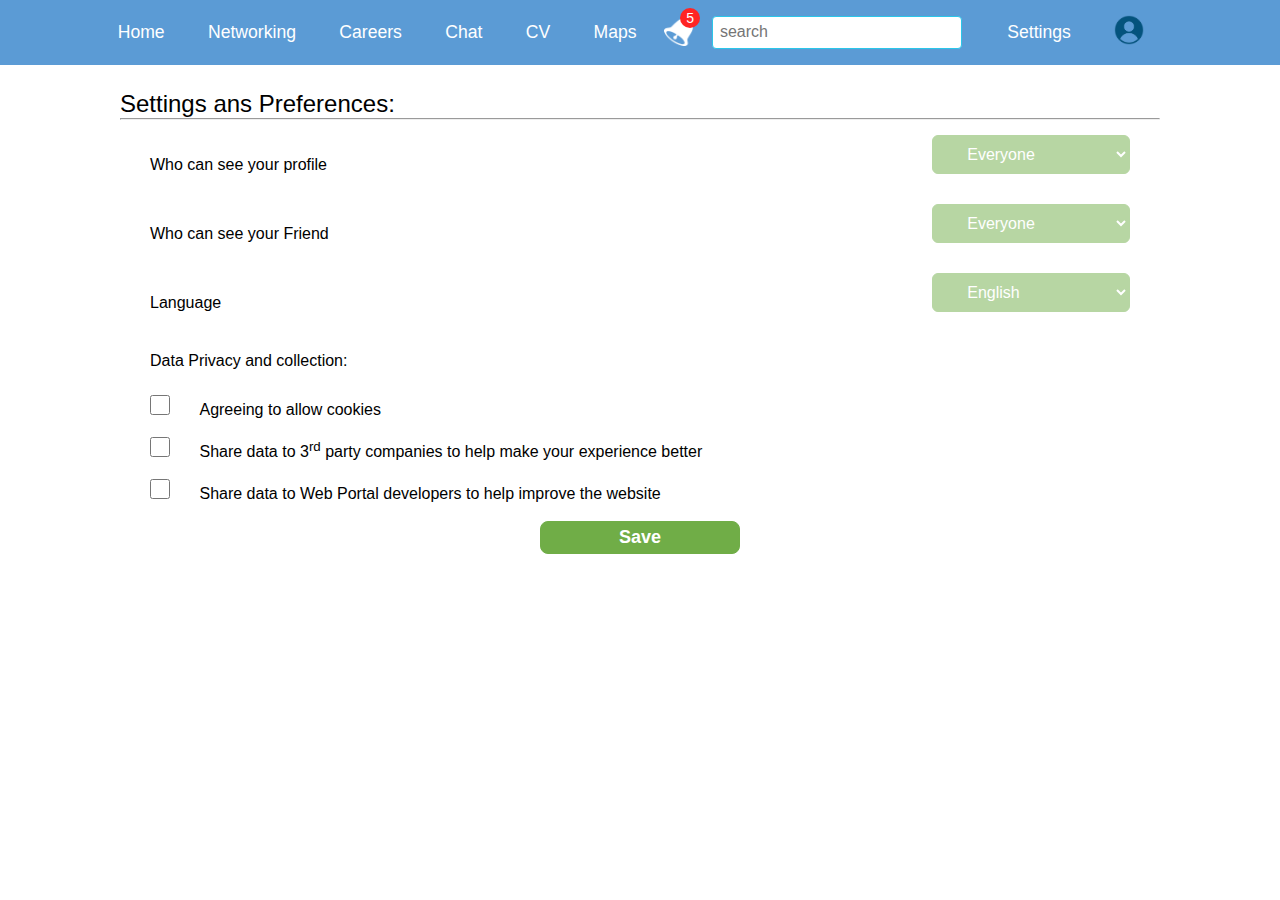
<file: settings.html>
<!DOCTYPE html>
<html>
<head>
	<meta charset="UTF-8" />
    <meta http-equiv="X-UA-Compatible" content="IE=edge" />
    <meta name="viewport" content="width=device-width, initial-scale=1.0" />
    <title>setting</title>
    <link rel="stylesheet" href="style.css" />
 
</head>
<body>
	<header>
      <!-- NAV AREA  -->
      <nav>
        <ul class="site-width top-nav">
          <li><a href="index.html">Home</a></li>
          <li><a href="networking.html">Networking</a></li>
          <li><a href="career.html">Careers</a></li>
          <li><a href="chat.html">Chat</a></li>
          <li><a href="cv.html">CV</a></li>
          <li><a href="maps.html">Maps</a></li>
          <li>
            <div class="header-top-right">
              <div class="notification">
                <img src="images/Bell_Icon_ffffff.png" alt="" />
                <span>5</span>
              </div>
              <form action="#">
                <input
                  type="search"
                  name="Search"
                  id="search"
                  placeholder="search"
                />
              </form>

            </div>
          </li>
          <li><a href="settings.html">settings</a></li>
          <li><a href="profile.html"><img src="images/user.png" alt="profile" class="profile wi-3" /></a></li>
        </ul>
      </nav>
    </header>

    <section class="container d_mt-5">
      <div class="container">
        <h2 class="d_mt-25 d-h2">Settings ans Preferences:</h2>
        <hr>
        <div class="main">
          <div>
            <form class="d-flex">
            <span class="span">Who can see your profile</span>
                  <label for="cars"></label>
                  <select id="cars" name="cars" class="d_button">
                    <option value="volvo">Everyone</option>
                    <option value="saab">Friend of Friend</option>
                    <option value="fiat">Friends only</option>
                    <option value="audi">No one</option>
                  </select>
                </form>
          </div>
          
          <div>
            <form class="d-flex">
            <span class="span">Who can see your Friend</span>
                  <label for="cars"></label>
                  <select id="cars" name="cars" class="d_button">
                    <option value="volvo">Everyone</option>
                    <option value="saab">Friend of Friend</option>
                    <option value="fiat">Friends only</option>
                    <option value="audi">No one</option>
                  </select>
                </form>
          </div>
          <div>
            <form class="d-flex">
            <span class="span">Language</span>
                  <label for="cars"></label>
                  <select id="cars" name="cars" class="d_button">
                  <option value="volvo">English</option>
                  <option value="saab">French</option>
                </select>
                </form>
          </div>

            <div class="p-25">Data Privacy and collection:</div>
              <form action="/action_page.php">
                <span>
                  <input type="checkbox" id="one" class="one" name="one" value="Bike">
                  <label for="one" class="d_label"> Agreeing to allow cookies</label>
                </span>
                  <br>
                  <br>
                <span>
                  <input type="checkbox" id="two" class="one" name="two" value="Car">
                  <label for="two" class="d_label"> Share data to 3<sup>rd</sup> party companies to help make your experience better</label>
                </span>
                  <br>
                <br>
                <span>
                  <input type="checkbox" id="three" class="one" name="three" value="Boat">
                  <label for="three" class="d_label"> Share data to Web Portal developers to help improve the website</label>
                  <br><br>
                </span>  
                <input type="submit" value="Save" class="d_submit">
              </form>
        </div>
         
    </section>

</body>
</html>
</file>
<file: style.css>
* {
  box-sizing: border-box;
  margin: 0 auto;
  padding: 0;
}
body,
html {
  font-family: "sans-serif", Arial, monospace;
  font-size: 16px;
  margin: 0;
  padding: 0;
  border: 0;
}
.fix {
  overflow: hidden;
}
.df {
  display: flex;
}
.text-center {
  text-align: center;
}
.white-color {
  color: #fff;
}
.black-color {
  color: #000;
}

.site-width {
  width: 60%;
}
@media (max-width: 1024px) {
  .site-width {
    width: 95%;
  }
}
@media only screen and (min-width: 1025px) and (max-width: 1919px) {
  .site-width {
    width: 85%;
  }
}

img {
  width: 100%;
}
.btn-primary {
  padding: 8px 20px;
  background-color: #0a84cb;
  color: #fff;
  border-radius: 3px;
  border: 0px;
  font-size: 16px;
  cursor: pointer;
}

/* HEADER AREA  */
.header {
  padding: 17px 0;
}

.header-top-left {
  flex-basis: 60%;
}
.header-top-right {
  flex-basis: 40%;
}
.header-top-right {
  display: flex;
}

#search {
  border: 1px solid #2bc6e9;
  width: 250px;
  height: 33px;
  padding: 5px 7px;
  border-radius: 4px;
  font-size: 16px;
}
.header-top-right form {
  margin: 0 18px 0 0;
}
.notification {
  position: relative;
  margin: 0 18px 0 0;
}
.settings,
.profile {
  margin: 0 18px 0 0;
}
.notification span {
  position: absolute;
  background-color: #ff2424;
  color: #fff;
  font-size: 14px;
  text-align: center;
  border-radius: 30px;
  top: -8px;
  right: -6px;
  padding: 2px 6px;
}
.header-top-right img {
  width: 30px;
  height: 30px;
  cursor: pointer;
}

nav {
  background-color: #5b9bd5;
}
.top-nav {
  display: flex;
  padding: 15px 0;
  list-style-type: none;
  align-items: center;
}

.top-nav li a {
  font-size: 1.1rem;
  text-transform: capitalize;
  display: block;
  margin: 0 1rem;
  padding: 0;
  color: #fff;
  font-family: sans-serif;
  text-decoration: none;
}

/* WELCOME TEXT AREA  */
p.welcome-text {
  text-align: center;
  padding: 15px 15px;
  border: 1px solid #ccc;
  border-radius: 5px;
  margin: 35px 0px 0 0;
  color: #666;
  line-height: 24px;
  font-size: 16px;
}

/* MAP TEXT AREA  */
p.map-text {
  text-align: center;
  padding: 15px 15px;
  border: 1px solid #ccc;
  border-radius: 5px;
  margin: 35px 0px 0 0;
  color: #666;
  line-height: 24px;
  font-size: 20px;
}

/* HOME CONTENT AREA  */
.homepage-content {
  padding: 40px 0 0 0;
}
.home-content-left {
  flex-basis: 25%;
}
.recent {
  border-left: 1px solid #ccc;
  border-right: 1px solid #ccc;
  border-bottom: 1px solid #ccc;
  border-radius: 5px 5px 0 0;
  padding: 0 0 25px 0;
}
h4.recent-activity {
  background-color: #5b9bd5;
  color: #fff;
  padding: 10px;
  margin: 0 0 10px 0;
  border-radius: 5px 5px 0 0;
  font-size: 16px;
}
.activity-single {
  display: block;
  margin: 0 10px;
  color: #5c6c86;
  text-decoration: none;
  line-height: 20px;
  border-bottom: 1px solid #efefef;
  padding: 15px 0;
}
.activity-single span {
  color: #969fb7;
  font-size: 15px;
}
.activity-single:last-child {
  border-bottom: 0px;
  padding-bottom: 0;
}
h5.activity-title {
  margin: 0 0 12px 0;
  font-size: 14px;
}
p.activity-description {
  font-size: 15px;
  line-height: 20px;
}

.daily-news {
  border-left: 1px solid #ccc;
  border-right: 1px solid #ccc;
  border-bottom: 1px solid #ccc;
  border-radius: 5px 5px 0 0;
  padding: 0 0 25px 0;
  margin: 35px 0 0 0;
}
h4.daily-news-activity {
  background-color: #5b9bd5;
  color: #fff;
  padding: 10px;
  margin: 0 0 10px 0;
  border-radius: 5px 5px 0 0;
}
.daily-news-single {
  display: block;
  margin: 0 10px;
  color: #5c6c86;
  text-decoration: none;
  line-height: 20px;
  border-bottom: 1px solid #efefef;
  padding: 15px 0;
}
.daily-news-single span {
  color: #969fb7;
  font-size: 15px;
}
.daily-news-single:last-child {
  border-bottom: 0px;
  padding-bottom: 0;
}
h5.daily-news-title {
  margin: 0 0 12px 0;
  font-size: 14px;
  text-decoration: underline;
}
p.daily-news-description {
  font-size: 15px;
  line-height: 20px;
}
/* HOME CONTENT MIDDLE AREA  */
.home-content-middle {
  flex-basis: 50%;
  margin: 0 30px;
}
.form-area {
  background-color: #f3f6fb;
  border-radius: 5px;
  border: 1px solid #e1e1e1;
  padding: 14px 0;
}
form.post-form {
  margin: 0 auto;
  width: 95%;
}
.post-form textarea {
  border: 1px solid #ccc;
  border-radius: 10px;
  width: 100%;
  padding: 15px;
  font-size: 14px;
  color: #424242;
  margin: 0 0 20px 0;
}
input#file {
  flex-basis: 80%;
  padding: 0 0 0 10px;
}
.post-btn {
  flex-basis: 20%;
  margin: 0 10px 0 0;
}
.user-posts {
  margin: 25px 0;
}
.single-post {
  background-color: #f3f6fb;
  border-radius: 5px;
  border: 1px solid #e1e1e1;
  padding: 14px 12px;
  margin: 0 0 25px 0;
}
img.love {
  width: 30px;
  margin: 10px 10px 0 7px;
}
img.message {
  width: 42px;
}
p.post-text {
  line-height: 21px;
  margin: 0 0 8px 0;
  font-size: 16px;
}

/* HOME CONTENT RIGHT AREA  */
.home-content-right {
  flex-basis: 25%;
}
h4.recent-friends {
  background-color: #5b9bd5;
  color: #fff;
  padding: 10px;
  margin: 0 0 10px 0;
  border-radius: 5px 5px 0 0;
}
.friend {
  border-bottom: 1px solid #efefef;
  padding: 12px 0 12px 5px;
  margin: 0 5px 0 5px;
  align-items: center;
}
img.friend-avatar {
  max-width: 41px;
  height: 40px;
  border-radius: 30px;
  flex-basis: 20%;
}
p.friend-name {
  flex-basis: 80%;
  color: #7c858d;
  margin: 0 0 0 10px;
}
.friend:last-child {
  border-bottom: 0px;
}

/* NETWORKING CONTENT AREA */
/* NETWORKING CONTENT LEFT AREA */
.networking-content-left {
  flex-basis: 25%;
}
.companies {
  border-left: 1px solid #ccc;
  border-right: 1px solid #ccc;
  border-bottom: 1px solid #ccc;
  border-radius: 5px 5px 0 0;
  padding: 0 0 25px 0;
  margin: 70px 0 0 0;
}
h4.companies-activity {
  background-color: #5b9bd5;
  color: #fff;
  padding: 10px;
  margin: 0 0 10px 0;
  border-radius: 5px 5px 0 0;
}
.companies-single {
  display: block;
  margin: 0 10px;
  color: #5c6c86;
  text-decoration: none;
  line-height: 20px;
  border-bottom: 1px solid #efefef;
  padding: 15px 0;
}
.companies span {
  color: #969fb7;
  font-size: 15px;
}
.companies-single:last-child {
  border-bottom: 0px;
  padding-bottom: 0;
}
h4.text-right{
  margin-left: 320px;
  margin-top: -145px;
}
h5.companies-title {
  margin: 0 0 12px 0;
  font-size: 14px;
  text-decoration: underline;
}
p.companies-description {
  font-size: 15px;
  line-height: 20px;
}
/* NETWORKING CONTENT RIGHT AREA */
.networking-content-right {
  flex-basis: 75%;
  flex-wrap: wrap;
  align-items: center;
  padding: 45px 0;
  margin: 0 0 0 45px;
  height: auto;
}
.single-company {
  flex-basis: 26%;
  margin: 20px 30px;
  text-align: center;
  background-color: #eaf5ff;
  height: 210px;
  border-radius: 15px;
  position: relative;
  border: 1px solid #d3eaff;
}
@media (max-width: 1024px) {
  .single-company {
    flex-basis: 27%;
    margin: 20px 20px;
  }
}
@media only screen and (min-width: 1025px) and (max-width: 1919px) {
  .single-company {
    flex-basis: 27%;
    margin: 20px 20px;
  }
}
.single-company a img {
  max-width: 90px;
  display: block;
  position: absolute;
  top: 50%;
  left: 50%;
  transform: translate(-50%, -50%);
}
.single-company a span {
  position: absolute;
  bottom: 1%;
  left: 50%;
  transform: translate(-50%, -100%);
  width: 100%;
  text-decoration: none;
  color: #7ca5c3;
  font-size: 13px;
}

/* CHAT PAGE AREA  */
.chat-content-left {
  flex-basis: 25%;
}
.chat-page {
  margin-top: 66px;
  border-left: 1px solid #ccc;
  border-right: 1px solid #ccc;
  border-bottom: 1px solid #ccc;
  border-radius: 5px 5px 0 0;
  padding: 0 0 25px 0;
}
.cv-page {
  margin-top: 66px;
  border-left: 1px solid #ccc;
  border-right: 1px solid #ccc;
  border-bottom: 1px solid #ccc;
  border-radius: 5px 5px 0 0;
  padding: 0 0 25px 0;
  text-align: center;
}
/* CHAT CONTENT RIGHT AREA  */
.chat-content-right {
  flex-basis: 60%;
  padding: 67px 0;
  margin-left: 0;
}
.user1 {
  align-items: center;
}
.user2 {
  align-items: center;
  margin: 35px 0;
}
img.user1-avatar {
  max-width: 50px;
  height: 50px;
  flex-basis: 20%;
  margin: 0;
  border-radius: 30px;
}
img.user2-avatar {
  max-width: 50px;
  height: 50px;
  flex-basis: 20%;
  margin: 0;
  border-radius: 30px;
}
p.user1-text {
  flex-basis: 70%;
  background-color: #28669f;
  color: #fff;
  padding: 16px;
  border-radius: 9px;
  line-height: 22px;
  font-size: 15px;
  margin-left: 19px;
}
p.user2-text {
  flex-basis: 70%;
  background-color: #ffffff;
  color: #686868;
  padding: 16px;
  border-radius: 9px;
  line-height: 22px;
  font-size: 15px;
  border: 1px solid #e9e9e9;
  margin-right: 18px;
}
.chat-area {
  background-color: #f3f6fb;
  border-radius: 10px;
  padding: 30px;
}
.chat-form {
  background-color: #fff;
  border-radius: 9px;
  border: 1px solid #dfdfdf;
  padding: 20px 5px;
  margin: 50px 0 0 0;
}
.chat-form form {
  align-items: center;
}
.chat-form form input#file {
  flex-basis: 15%;
  padding: 0 0 0 10px;
}
.chat-form form textarea {
  flex-basis: 63%;
  border: 1px solid #dff0ff;
  border-radius: 30px;
  padding: 14px;
  font-size: 15px;
}

.chat-form form .post-btn {
  flex-basis: 10%;
  margin: 0 10px 0 0;
  border-radius: 30px;
}
@media (max-width: 1919px) {
  .chat-content-left {
    margin-right: 35px;
  }
}

/* CAREER PAGE AREA  */
/* CAREER PAGE AREA LEFT  */
.career-content-left {
  flex-basis: 25%;
}
.career-page {
  border-left: 1px solid #ccc;
  border-right: 1px solid #ccc;
  border-bottom: 1px solid #ccc;
  border-radius: 5px 5px 0 0;
  padding: 0 0 25px 0;
  margin: 70px 0 0 0;
}
.salary-checkboxes {
  align-items: center;
  margin: 16px 0;
}
h5.salary-range {
  color: #748aa7;
  margin: 30px 0 18px 30px;
  font-size: 15px;
  font-family: cursive, sans-serif;
}
input#s {
  flex-basis: 20%;
  width: 18px;
  height: 18px;
  margin-right: 0;
}
p.salary {
  flex-basis: 70%;
  margin-left: 0;
  color: #2b426c;
  font-size: 16px;
}
/* CAREER CONTENT RIGHT  */
.career-content-right {
  flex-basis: 55%;
  padding: 70px 0;
  margin-left: 0;
}
.single-job {
  background-color: #f3f6fb;
  padding: 20px;
  border-radius: 6px;
  border: 1px solid #d7e9f9;
  margin: 0 0 35px 0;
}
h3.job-title {
  color: #286195;
  margin: 0 0 9px 0;
  font-size: 19px;
}
p.checked-item {
  flex-basis: 24%;
  text-align: left;
  margin-left: 0;
  margin-right: 0;
  color: #16456e;
  font-size: 16px;
}
p.job-des {
  font-size: 16px;
  line-height: 21px;
  margin: 24px 0 25px 0;
  color: #6f8da7;
}

/* CONTACT BUTTON AREA  */
.contact-us-area {
  margin: 30px 0;
}
a.contact-btn {
  display: block;
  text-align: center;
  background-color: #0a84cb;
  width: 230px;
  padding: 15px;
  border-radius: 7px;
  color: #fff;
  text-decoration: none;
  font-size: 16px;
}

/* FOOTER AREA  */
footer {
  background-color: #194974;
  margin-top: 30px;
}
.footer-widget1 {
  flex-basis: 35%;
  padding: 50px 0;
}
.footer-widget1 h3,
.footer-widget3 h3 {
  color: #fff;
  text-align: center;
  margin: 0 0 20px 0;
  font-size: 20px;
}
ul.useful-links {
  margin: 0;
  padding: 0;
  list-style: none;
}
ul.useful-links li {
  text-align: center;
  padding: 7px 0;
}
ul.useful-links li a {
  color: #c7c7c7;
  text-align: center;
  text-decoration: none;
  font-size: 16px;
}

p.about-univ {
  color: #ededed;
  line-height: 22px;
  font-size: 16px;
}
.footer-widget2 {
  flex-basis: 30%;
  padding: 50px 0 0 0;
  text-align: center;
}
img.logo {
  width: 170px;
  margin: 0 0 15px 0;
}
.footer-widget3 {
  flex-basis: 35%;
  padding: 50px 0 0 0;
  text-align: center;
}
.footer-widget3 p {
  color: #e5e5e5;
  line-height: 23px;
  font-size: 16px;
}
.footer-widget3 h4 {
  color: #fff;
  margin: 17px 0 15px 0;
  text-decoration: underline;
  font-size: 16px;
}
@media (min-width: 768px) {
  .header {
    display: flex;
  }
  .friend {
    display: flex;
  }
  .homepage-content {
    display: flex;
  }
  .post-form .input {
    display: flex;
  }
  .footer {
    display: flex;
  }
  .networking-content {
    display: flex;
  }
  .networking-content-right {
    display: flex;
    height: 700px;
  }
  .chat-content {
    display: flex;
  }
  .user1 {
    display: flex;
  }
  .user2 {
    display: flex;
  }
  .chat-form form {
    display: flex;
  }
  .career-content {
    display: flex;
  }
  .salary-checkboxes {
    display: flex;
  }
  .job-filter {
    display: flex;
  }
  .cv-content-left{
    flex-basis: 60%;
    padding: 67px 0;
    margin-left: 0;
  }
  .map-content{
    flex-basis: 60%;
    padding: 67px 0;
    align-content: center;
  }
  .cv-content-right{
    flex-basis: 60%;
    padding: 67px 0;
    margin-right: 0;
  }
  .chat-area {
    background-color: #f3f6fb;
    border-radius: 10px;
    padding: 30px;
  }
  .cv-area {
    background-color: #f3f6fb;
    border-radius: 10px;
    padding: 200px;
    margin-right: 80px;

    margin-left: auto;


  }
  .cv-form {
    background-color: #fff;
    border-radius: 9px;
    padding: 20px 5px;
    margin: 50px 0 0 0;
}
.cv-form form {
  display: flex;
}
.cv-form form {
  align-items: center;
}
.cv-form form .post-btn {
  flex-basis: 10%;
  margin: 0 10px 0 0;
  border-radius: 30px;
}



.form-control:focus {
    box-shadow: none;
    border-color: #BA68C8
}

.profile-button {
    background: rgb(99, 39, 120);
    box-shadow: none;
    border: none
}

.profile-button:hover {
    background: #682773
}

.profile-button:focus {
    background: #682773;
    box-shadow: none
}

.profile-button:active {
    background: #682773;
    box-shadow: none
}

.back:hover {
    color: #682773;
    cursor: pointer
}

.labels {
    font-size: 11px
}

.add-experience:hover {
    background: #BA68C8;
    color: #fff;
    cursor: pointer;
    border: solid 1px #BA68C8
}
img.rounded-circlemt-5 {
  width: 15%;
  /*margin-right:521px;*/
  margin-top: 50px;
}
.rowmt-2{
  margin: 17px 0;
}
.text-black-50{
  margin-top: auto;
}


.main{
  padding: 0 30px;
}

.container{
  margin: 0 auto;
  padding: 0 60px;
}
.d_mt-5{
  margin: 25px 0;
}
.d_button{
  border-radius: 6px;
  padding: 9px 30px;
  background-color: #B7D6A3;
  border: 1px solid #B7D6A3;
  color: #fff;
  font-size: 16px;
  width: 210px;
}
.one{
    width: 20px;
    height: 20px;
}
.d_label{
  padding: 25px;
}
.d_submit{
  width: 200px;
    padding: 5px;
    text-align: center;
    display: flex;
    justify-content: center;
    color: #fff;
    background-color: #70AD47;
    border-radius: 8px;
  border: 1px solid #70AD47;
  font-size: 18px;
  font-weight: 700;

}
.span{
  width: 87%;
  font-style: inherit;
    font-weight: inherit;
    display: flex;
    flex-wrap: wrap;
    align-content: flex-end;
}
.d-flex{
  display: flex;
  padding: 15px 0;
}
.p-25{
  padding: 25px 0;
}
.d-h2{
  font-weight: 100;
}
.d_box{
    width: 78%;
    margin: 0 auto;
}
.t-center{
  text-align: center;
}
.grid-container {
  display: grid;
  grid-template-columns: 60% 40%;
  padding: 10px;
}
.grid-container2 {
  display: grid;
  grid-template-columns: 40% 60%;
  padding: 10px;
  border: 1px solid #000;
  border-radius: 35px;
}
.grid-container3 {
  display: grid;
  grid-template-columns: 30% 70%;
  padding: 10px;
}
.border-2,.border-3, .border-4{
        border: 1px solid #000;
    padding: 20px;
    border-radius: 18px;
    
  }
  .border-2{
    width: 83%;
  }
.grid-item {
  font-size: 30px;
}
.d_img{
      width: 86%!important;
}
.label {
    font-size: 16px;
}
.f-s{
  font-size: 16px;
  text-transform: uppercase;
}
.p-20{
  padding: 20px 0;
}
.d-f{
  align-items: center;
  width: 90%;
}
.li-f{
  font-size: 17px;
  margin: 15px 0;
}
.wi-3{
  width: 30px;
}
</file>
